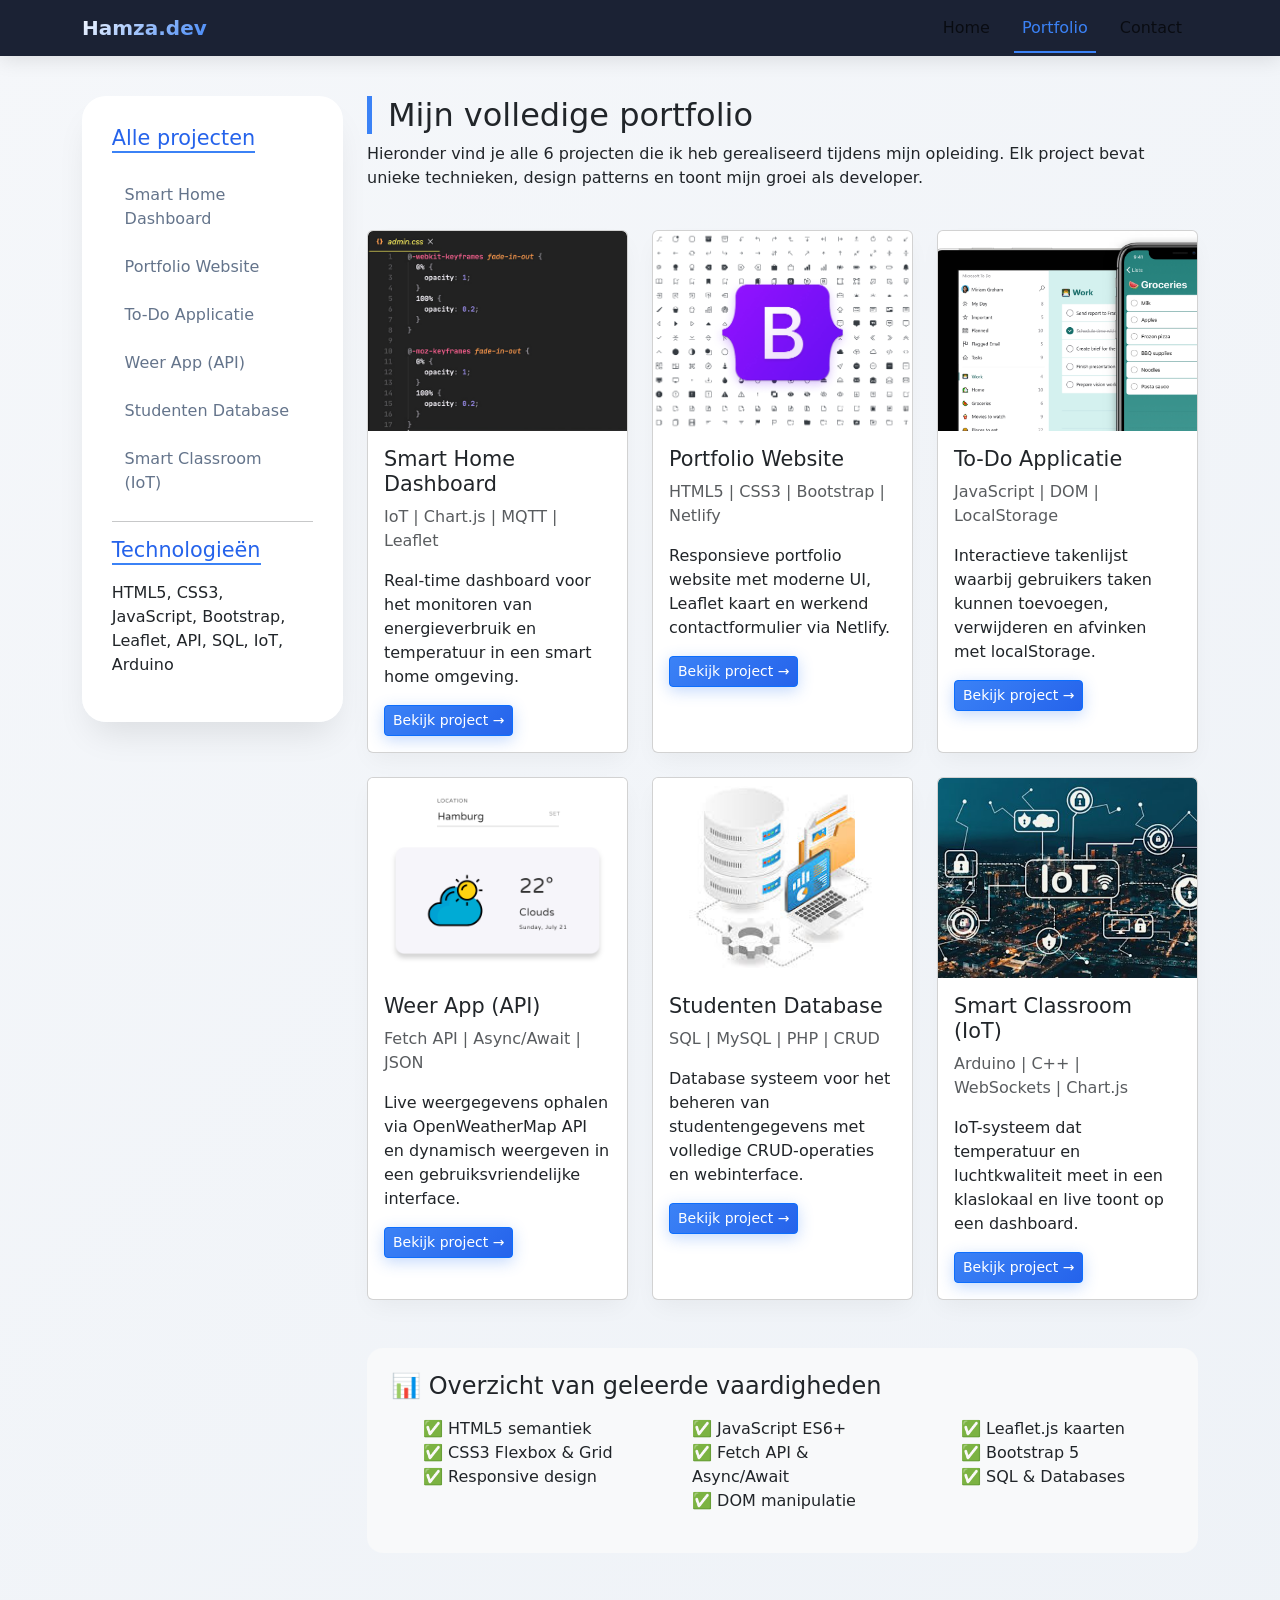
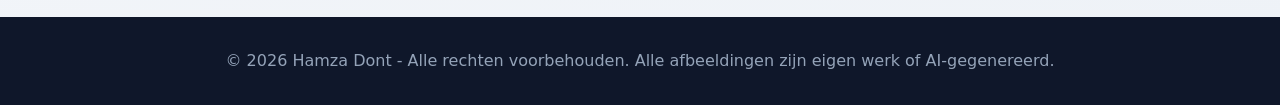
<file: portfolio.html>
<!DOCTYPE html>
<html lang="nl">
<head>
<meta charset="UTF-8">
<meta name="viewport" content="width=device-width, initial-scale=1.0">
<title>Mijn Projecten - Portfolio Hamza</title>

<link rel="stylesheet" href="css/reset.css">
<link rel="stylesheet" href="css/style.css">
<link href="https://cdn.jsdelivr.net/npm/bootstrap@5.3.0/dist/css/bootstrap.min.css" rel="stylesheet">
<link href="https://fonts.googleapis.com/css2?family=Poppins:wght@300;400;500;600;700;800&display=swap" rel="stylesheet">
</head>
<body>

<nav class="navbar navbar-expand-lg fixed-top">
    <div class="container">
        <a class="navbar-brand" href="index.html">Hamza.dev</a>
        <button class="navbar-toggler" data-bs-toggle="collapse" data-bs-target="#nav">
            <span class="navbar-toggler-icon"></span>
        </button>
        <div class="collapse navbar-collapse" id="nav">
            <ul class="navbar-nav ms-auto">
                <li class="nav-item"><a class="nav-link" href="index.html">Home</a></li>
                <li class="nav-item"><a class="nav-link active" href="portfolio.html">Portfolio</a></li>
                <li class="nav-item"><a class="nav-link" href="contact.html">Contact</a></li>
            </ul>
        </div>
    </div>
</nav>

<main class="container mt-5 pt-5">
    <div class="row g-4">
        <aside class="col-lg-3">
            <div class="sidebar">
                <h5>Alle projecten</h5>
                <nav>
                    <a href="project1.html">Smart Home Dashboard</a>
                    <a href="project2.html">Portfolio Website</a>
                    <a href="project3.html">To-Do Applicatie</a>
                    <a href="project4.html">Weer App (API)</a>
                    <a href="project5.html">Studenten Database</a>
                    <a href="project6.html">Smart Classroom (IoT)</a>
                </nav>
                <hr>
                <h5>Technologieën</h5>
                <p>HTML5, CSS3, JavaScript, Bootstrap, Leaflet, API, SQL, IoT, Arduino</p>
            </div>
        </aside>

        <section class="col-lg-9">
            <h2>Mijn volledige portfolio</h2>
            <p>Hieronder vind je alle 6 projecten die ik heb gerealiseerd tijdens mijn opleiding. Elk project bevat unieke technieken, design patterns en toont mijn groei als developer.</p>
            
            <div class="row g-4 mt-2">
                <article class="col-md-6 col-xl-4">
                    <div class="card h-100">
                        <img src="img/project1.png" class="card-img-top" alt="Smart Home Dashboard">
                        <div class="card-body">
                            <h5>Smart Home Dashboard</h5>
                            <p class="text-muted">IoT | Chart.js | MQTT | Leaflet</p>
                            <p>Real-time dashboard voor het monitoren van energieverbruik en temperatuur in een smart home omgeving.</p>
                            <a href="project1.html" class="btn btn-primary btn-sm">Bekijk project →</a>
                        </div>
                    </div>
                </article>

                <article class="col-md-6 col-xl-4">
                    <div class="card h-100">
                        <img src="img/project2.png" class="card-img-top" alt="Portfolio Website">
                        <div class="card-body">
                            <h5>Portfolio Website</h5>
                            <p class="text-muted">HTML5 | CSS3 | Bootstrap | Netlify</p>
                            <p>Responsieve portfolio website met moderne UI, Leaflet kaart en werkend contactformulier via Netlify.</p>
                            <a href="project2.html" class="btn btn-primary btn-sm">Bekijk project →</a>
                        </div>
                    </div>
                </article>

                <article class="col-md-6 col-xl-4">
                    <div class="card h-100">
                        <img src="img/project3.png" class="card-img-top" alt="To-Do Applicatie">
                        <div class="card-body">
                            <h5>To-Do Applicatie</h5>
                            <p class="text-muted">JavaScript | DOM | LocalStorage</p>
                            <p>Interactieve takenlijst waarbij gebruikers taken kunnen toevoegen, verwijderen en afvinken met localStorage.</p>
                            <a href="project3.html" class="btn btn-primary btn-sm">Bekijk project →</a>
                        </div>
                    </div>
                </article>

                <article class="col-md-6 col-xl-4">
                    <div class="card h-100">
                        <img src="img/project4.png" class="card-img-top" alt="Weer App API">
                        <div class="card-body">
                            <h5>Weer App (API)</h5>
                            <p class="text-muted">Fetch API | Async/Await | JSON</p>
                            <p>Live weergegevens ophalen via OpenWeatherMap API en dynamisch weergeven in een gebruiksvriendelijke interface.</p>
                            <a href="project4.html" class="btn btn-primary btn-sm">Bekijk project →</a>
                        </div>
                    </div>
                </article>

                <article class="col-md-6 col-xl-4">
                    <div class="card h-100">
                        <img src="img/project5.png" class="card-img-top" alt="Studenten Database">
                        <div class="card-body">
                            <h5>Studenten Database</h5>
                            <p class="text-muted">SQL | MySQL | PHP | CRUD</p>
                            <p>Database systeem voor het beheren van studentengegevens met volledige CRUD-operaties en webinterface.</p>
                            <a href="project5.html" class="btn btn-primary btn-sm">Bekijk project →</a>
                        </div>
                    </div>
                </article>

                <article class="col-md-6 col-xl-4">
                    <div class="card h-100">
                        <img src="img/project6.png" class="card-img-top" alt="Smart Classroom IoT">
                        <div class="card-body">
                            <h5>Smart Classroom (IoT)</h5>
                            <p class="text-muted">Arduino | C++ | WebSockets | Chart.js</p>
                            <p>IoT-systeem dat temperatuur en luchtkwaliteit meet in een klaslokaal en live toont op een dashboard.</p>
                            <a href="project6.html" class="btn btn-primary btn-sm">Bekijk project →</a>
                        </div>
                    </div>
                </article>
            </div>

            <section class="mt-5 p-4 bg-light rounded-4">
                <h4>📊 Overzicht van geleerde vaardigheden</h4>
                <div class="row mt-3">
                    <div class="col-md-4">
                        <ul>
                            <li>✅ HTML5 semantiek</li>
                            <li>✅ CSS3 Flexbox & Grid</li>
                            <li>✅ Responsive design</li>
                        </ul>
                    </div>
                    <div class="col-md-4">
                        <ul>
                            <li>✅ JavaScript ES6+</li>
                            <li>✅ Fetch API & Async/Await</li>
                            <li>✅ DOM manipulatie</li>
                        </ul>
                    </div>
                    <div class="col-md-4">
                        <ul>
                            <li>✅ Leaflet.js kaarten</li>
                            <li>✅ Bootstrap 5</li>
                            <li>✅ SQL & Databases</li>
                        </ul>
                    </div>
                </div>
            </section>
        </section>
    </div>
</main>

<footer>
    <div class="container">
        <p>&copy; 2026 Hamza Dont - Alle rechten voorbehouden. Alle afbeeldingen zijn eigen werk of AI-gegenereerd.</p>
    </div>
</footer>

<script src="https://cdn.jsdelivr.net/npm/bootstrap@5.3.0/dist/js/bootstrap.bundle.min.js"></script>
</body>
</html>
</file>
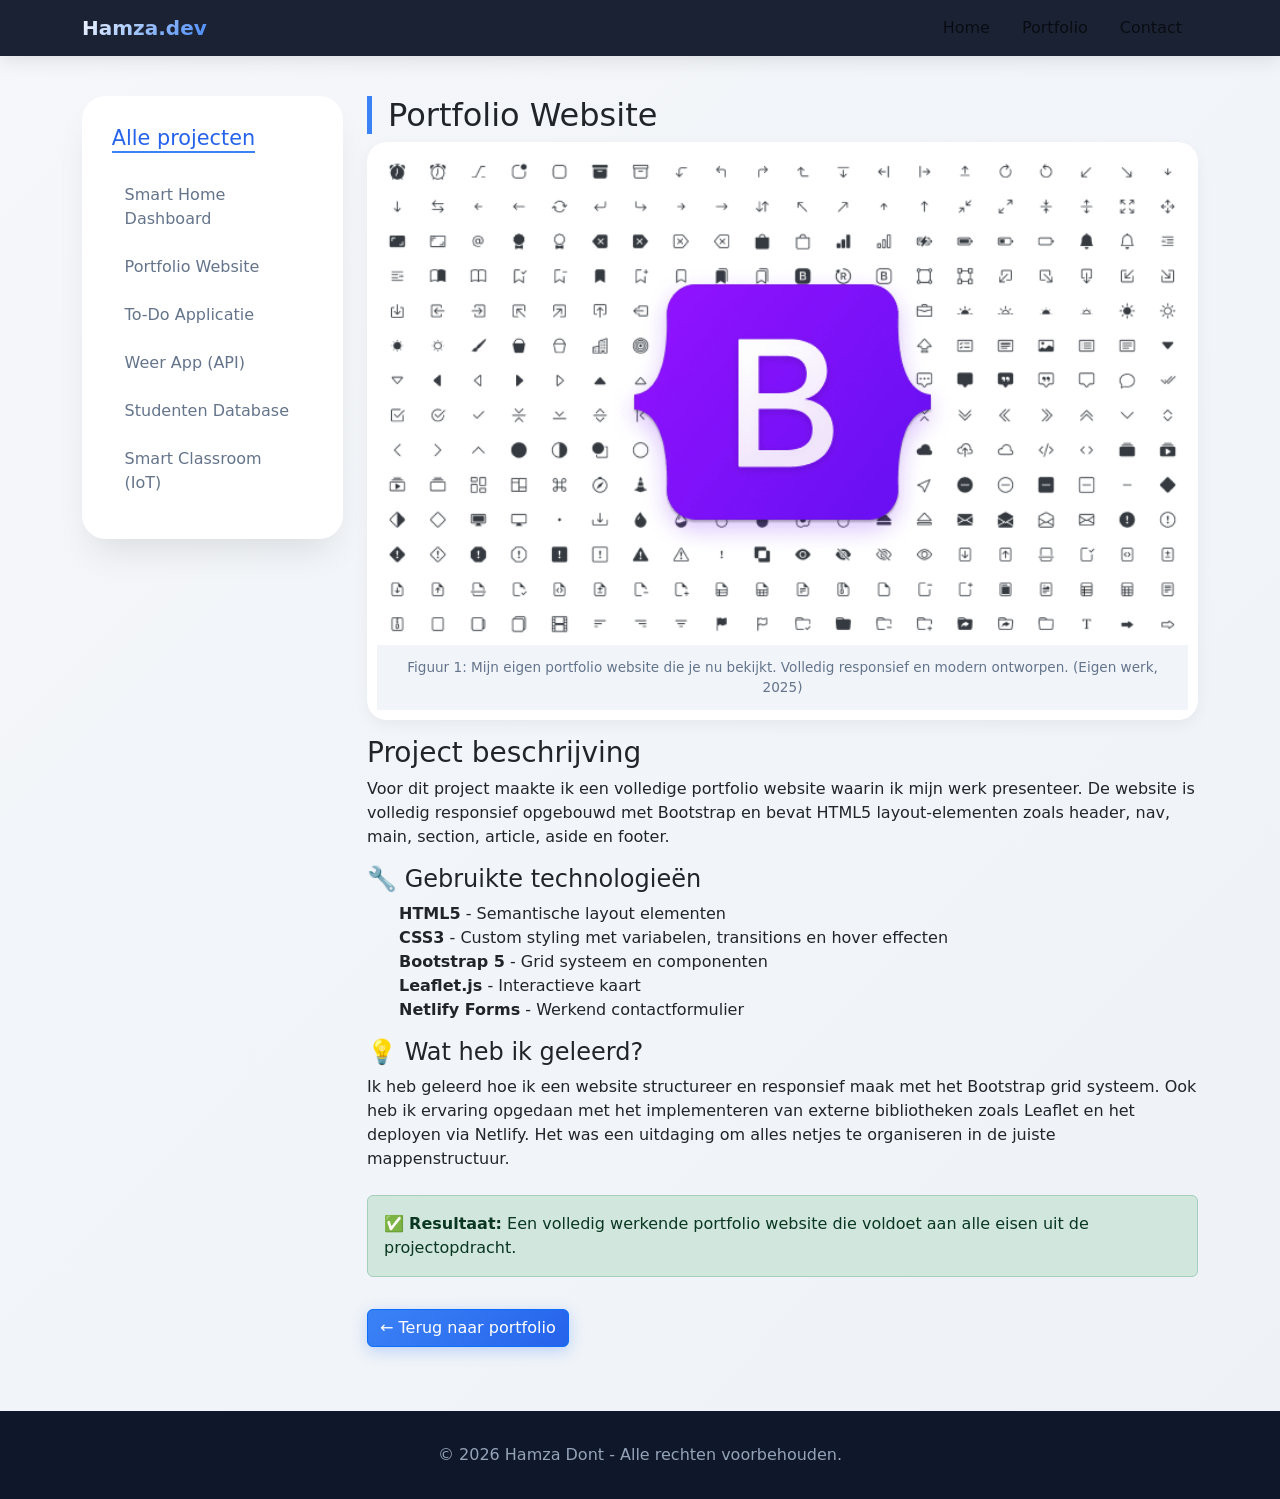
<file: project2.html>
<!DOCTYPE html>
<html lang="nl">
<head>
<meta charset="UTF-8">
<meta name="viewport" content="width=device-width, initial-scale=1.0">
<title>Project 2 - Portfolio Website</title>

<link rel="stylesheet" href="css/reset.css">
<link rel="stylesheet" href="css/style.css">
<link href="https://cdn.jsdelivr.net/npm/bootstrap@5.3.0/dist/css/bootstrap.min.css" rel="stylesheet">
<link href="https://fonts.googleapis.com/css2?family=Poppins:wght@300;400;500;600;700;800&display=swap" rel="stylesheet">
</head>
<body>

<nav class="navbar navbar-expand-lg fixed-top">
    <div class="container">
        <a class="navbar-brand" href="index.html">Hamza.dev</a>
        <button class="navbar-toggler" data-bs-toggle="collapse" data-bs-target="#nav">
            <span class="navbar-toggler-icon"></span>
        </button>
        <div class="collapse navbar-collapse" id="nav">
            <ul class="navbar-nav ms-auto">
                <li class="nav-item"><a class="nav-link" href="index.html">Home</a></li>
                <li class="nav-item"><a class="nav-link" href="portfolio.html">Portfolio</a></li>
                <li class="nav-item"><a class="nav-link" href="contact.html">Contact</a></li>
            </ul>
        </div>
    </div>
</nav>

<main class="container mt-5 pt-5">
    <div class="row g-4">
        <aside class="col-lg-3">
            <div class="sidebar">
                <h5>Alle projecten</h5>
                <nav>
                    <a href="project1.html">Smart Home Dashboard</a>
                    <a href="project2.html">Portfolio Website</a>
                    <a href="project3.html">To-Do Applicatie</a>
                    <a href="project4.html">Weer App (API)</a>
                    <a href="project5.html">Studenten Database</a>
                    <a href="project6.html">Smart Classroom (IoT)</a>
                </nav>
            </div>
        </aside>

        <section class="col-lg-9">
            <article>
                <h2>Portfolio Website</h2>
                
                <figure>
                    <img src="img/project2.png" class="img-fluid w-100 rounded-4" alt="Portfolio website">
                    <figcaption>Figuur 1: Mijn eigen portfolio website die je nu bekijkt. Volledig responsief en modern ontworpen. (Eigen werk, 2025)</figcaption>
                </figure>

                <h3>Project beschrijving</h3>
                <p>Voor dit project maakte ik een volledige portfolio website waarin ik mijn werk presenteer. De website is volledig responsief opgebouwd met Bootstrap en bevat HTML5 layout-elementen zoals header, nav, main, section, article, aside en footer.</p>

                <h4>🔧 Gebruikte technologieën</h4>
                <ul>
                    <li><strong>HTML5</strong> - Semantische layout elementen</li>
                    <li><strong>CSS3</strong> - Custom styling met variabelen, transitions en hover effecten</li>
                    <li><strong>Bootstrap 5</strong> - Grid systeem en componenten</li>
                    <li><strong>Leaflet.js</strong> - Interactieve kaart</li>
                    <li><strong>Netlify Forms</strong> - Werkend contactformulier</li>
                </ul>

                <h4>💡 Wat heb ik geleerd?</h4>
                <p>Ik heb geleerd hoe ik een website structureer en responsief maak met het Bootstrap grid systeem. Ook heb ik ervaring opgedaan met het implementeren van externe bibliotheken zoals Leaflet en het deployen via Netlify. Het was een uitdaging om alles netjes te organiseren in de juiste mappenstructuur.</p>
                
                <div class="alert alert-success mt-4">
                    ✅ <strong>Resultaat:</strong> Een volledig werkende portfolio website die voldoet aan alle eisen uit de projectopdracht.
                </div>

                <a href="portfolio.html" class="btn btn-primary mt-3">← Terug naar portfolio</a>
            </article>
        </section>
    </div>
</main>

<footer>
    <div class="container">
        <p>&copy; 2026 Hamza Dont - Alle rechten voorbehouden.</p>
    </div>
</footer>

<script src="https://cdn.jsdelivr.net/npm/bootstrap@5.3.0/dist/js/bootstrap.bundle.min.js"></script>
</body>
</html>
</file>
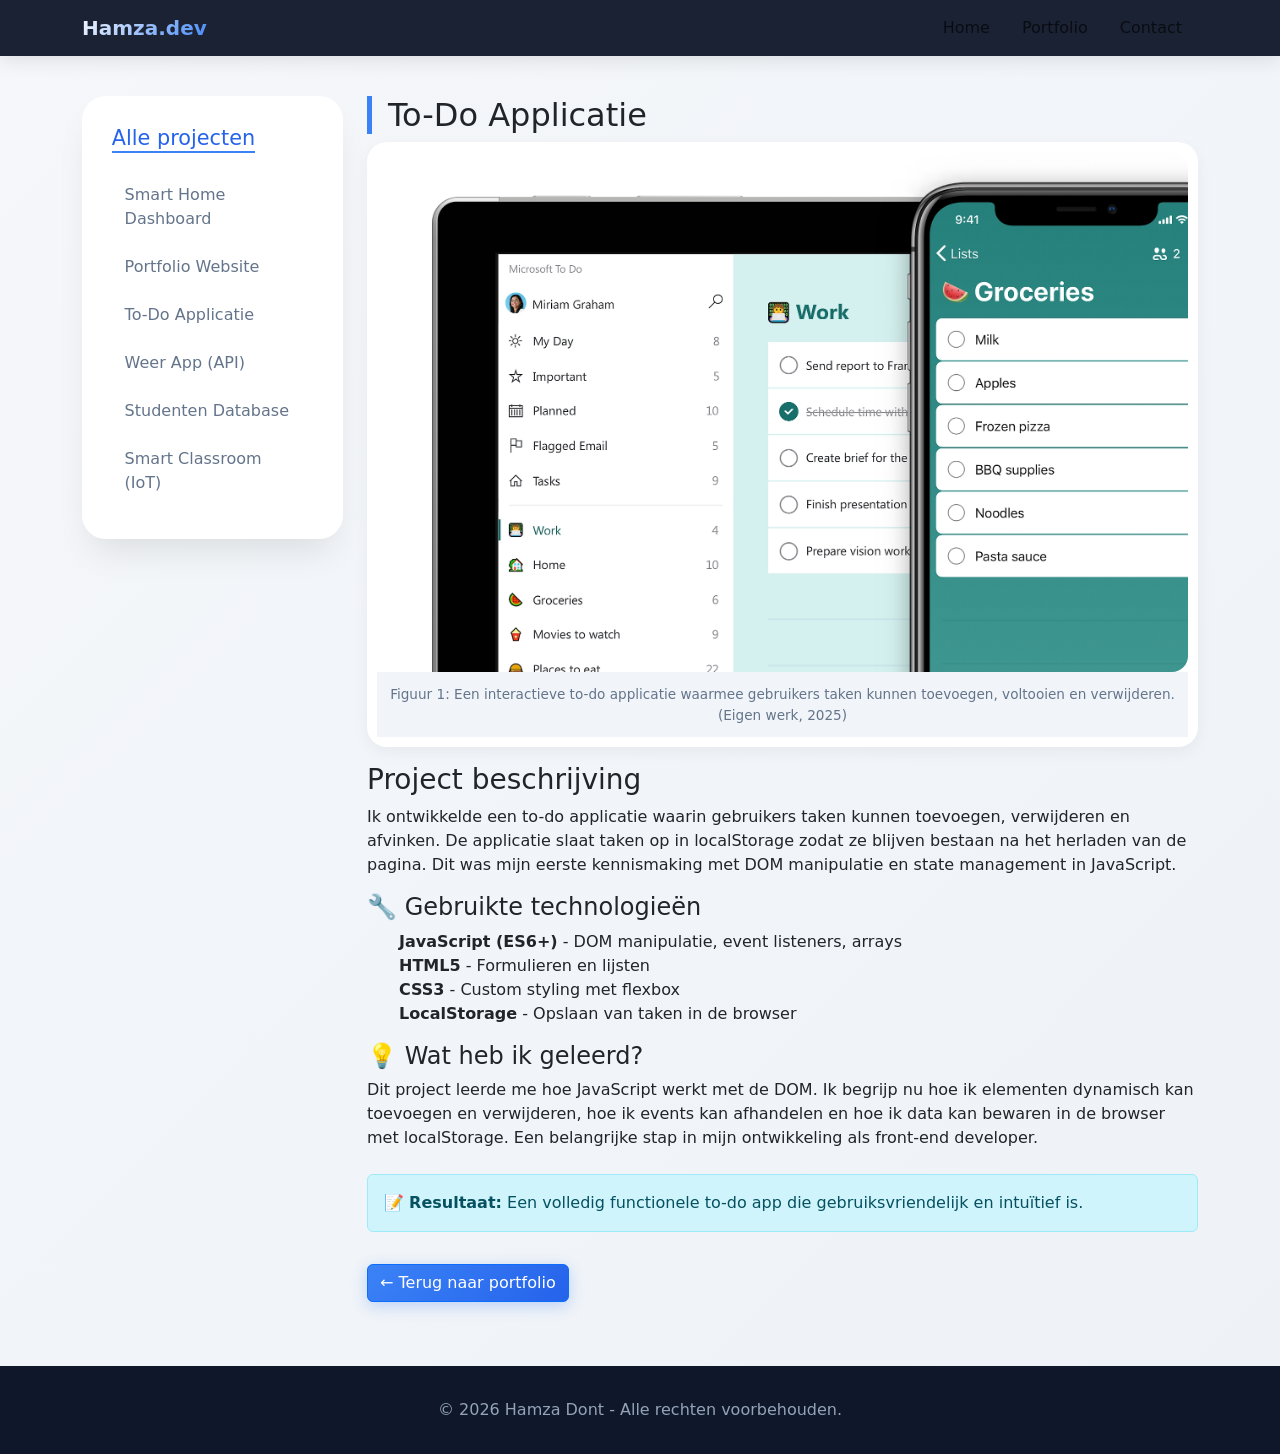
<file: project3.html>
<!DOCTYPE html>
<html lang="nl">
<head>
<meta charset="UTF-8">
<meta name="viewport" content="width=device-width, initial-scale=1.0">
<title>Project 3 - To-Do Applicatie</title>

<link rel="stylesheet" href="css/reset.css">
<link rel="stylesheet" href="css/style.css">
<link href="https://cdn.jsdelivr.net/npm/bootstrap@5.3.0/dist/css/bootstrap.min.css" rel="stylesheet">
<link href="https://fonts.googleapis.com/css2?family=Poppins:wght@300;400;500;600;700;800&display=swap" rel="stylesheet">
</head>
<body>

<nav class="navbar navbar-expand-lg fixed-top">
    <div class="container">
        <a class="navbar-brand" href="index.html">Hamza.dev</a>
        <button class="navbar-toggler" data-bs-toggle="collapse" data-bs-target="#nav">
            <span class="navbar-toggler-icon"></span>
        </button>
        <div class="collapse navbar-collapse" id="nav">
            <ul class="navbar-nav ms-auto">
                <li class="nav-item"><a class="nav-link" href="index.html">Home</a></li>
                <li class="nav-item"><a class="nav-link" href="portfolio.html">Portfolio</a></li>
                <li class="nav-item"><a class="nav-link" href="contact.html">Contact</a></li>
            </ul>
        </div>
    </div>
</nav>

<main class="container mt-5 pt-5">
    <div class="row g-4">
        <aside class="col-lg-3">
            <div class="sidebar">
                <h5>Alle projecten</h5>
                <nav>
                    <a href="project1.html">Smart Home Dashboard</a>
                    <a href="project2.html">Portfolio Website</a>
                    <a href="project3.html">To-Do Applicatie</a>
                    <a href="project4.html">Weer App (API)</a>
                    <a href="project5.html">Studenten Database</a>
                    <a href="project6.html">Smart Classroom (IoT)</a>
                </nav>
            </div>
        </aside>

        <section class="col-lg-9">
            <article>
                <h2>To-Do Applicatie</h2>
                
                <figure>
                    <img src="img/project3.png" class="img-fluid w-100 rounded-4" alt="To-Do applicatie screenshot">
                    <figcaption>Figuur 1: Een interactieve to-do applicatie waarmee gebruikers taken kunnen toevoegen, voltooien en verwijderen. (Eigen werk, 2025)</figcaption>
                </figure>

                <h3>Project beschrijving</h3>
                <p>Ik ontwikkelde een to-do applicatie waarin gebruikers taken kunnen toevoegen, verwijderen en afvinken. De applicatie slaat taken op in localStorage zodat ze blijven bestaan na het herladen van de pagina. Dit was mijn eerste kennismaking met DOM manipulatie en state management in JavaScript.</p>

                <h4>🔧 Gebruikte technologieën</h4>
                <ul>
                    <li><strong>JavaScript (ES6+)</strong> - DOM manipulatie, event listeners, arrays</li>
                    <li><strong>HTML5</strong> - Formulieren en lijsten</li>
                    <li><strong>CSS3</strong> - Custom styling met flexbox</li>
                    <li><strong>LocalStorage</strong> - Opslaan van taken in de browser</li>
                </ul>

                <h4>💡 Wat heb ik geleerd?</h4>
                <p>Dit project leerde me hoe JavaScript werkt met de DOM. Ik begrijp nu hoe ik elementen dynamisch kan toevoegen en verwijderen, hoe ik events kan afhandelen en hoe ik data kan bewaren in de browser met localStorage. Een belangrijke stap in mijn ontwikkeling als front-end developer.</p>
                
                <div class="alert alert-info mt-4">
                    📝 <strong>Resultaat:</strong> Een volledig functionele to-do app die gebruiksvriendelijk en intuïtief is.
                </div>

                <a href="portfolio.html" class="btn btn-primary mt-3">← Terug naar portfolio</a>
            </article>
        </section>
    </div>
</main>

<footer>
    <div class="container">
        <p>&copy; 2026 Hamza Dont - Alle rechten voorbehouden.</p>
    </div>
</footer>

<script src="https://cdn.jsdelivr.net/npm/bootstrap@5.3.0/dist/js/bootstrap.bundle.min.js"></script>
</body>
</html>
</file>
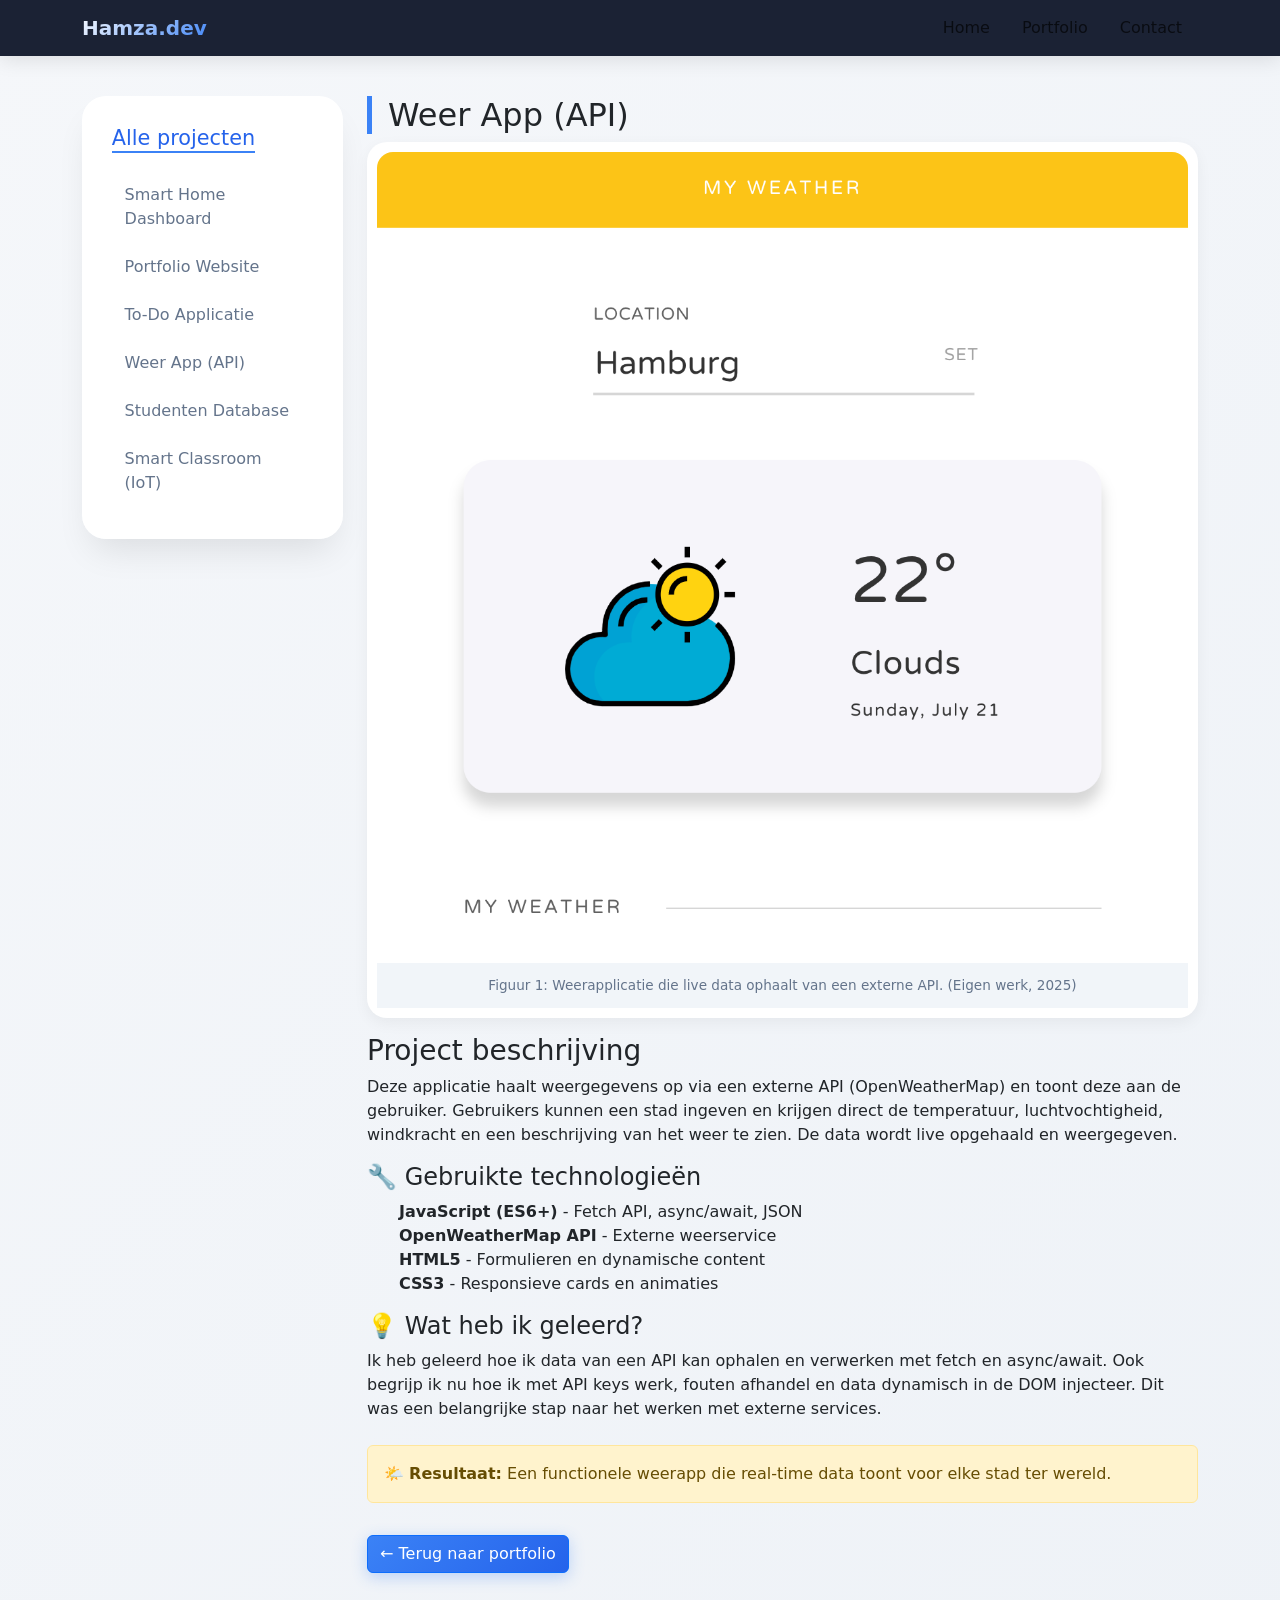
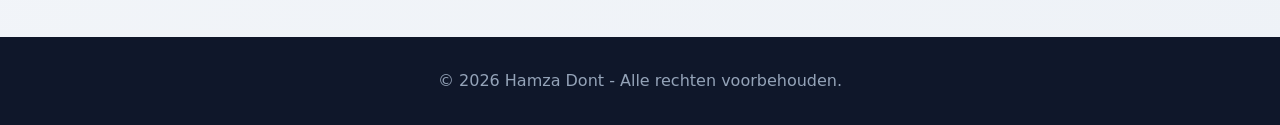
<file: project4.html>
<!DOCTYPE html>
<html lang="nl">
<head>
<meta charset="UTF-8">
<meta name="viewport" content="width=device-width, initial-scale=1.0">
<title>Project 4 - Weer App (API)</title>

<link rel="stylesheet" href="css/reset.css">
<link rel="stylesheet" href="css/style.css">
<link href="https://cdn.jsdelivr.net/npm/bootstrap@5.3.0/dist/css/bootstrap.min.css" rel="stylesheet">
<link href="https://fonts.googleapis.com/css2?family=Poppins:wght@300;400;500;600;700;800&display=swap" rel="stylesheet">
</head>
<body>

<nav class="navbar navbar-expand-lg fixed-top">
    <div class="container">
        <a class="navbar-brand" href="index.html">Hamza.dev</a>
        <button class="navbar-toggler" data-bs-toggle="collapse" data-bs-target="#nav">
            <span class="navbar-toggler-icon"></span>
        </button>
        <div class="collapse navbar-collapse" id="nav">
            <ul class="navbar-nav ms-auto">
                <li class="nav-item"><a class="nav-link" href="index.html">Home</a></li>
                <li class="nav-item"><a class="nav-link" href="portfolio.html">Portfolio</a></li>
                <li class="nav-item"><a class="nav-link" href="contact.html">Contact</a></li>
            </ul>
        </div>
    </div>
</nav>

<main class="container mt-5 pt-5">
    <div class="row g-4">
        <aside class="col-lg-3">
            <div class="sidebar">
                <h5>Alle projecten</h5>
                <nav>
                    <a href="project1.html">Smart Home Dashboard</a>
                    <a href="project2.html">Portfolio Website</a>
                    <a href="project3.html">To-Do Applicatie</a>
                    <a href="project4.html">Weer App (API)</a>
                    <a href="project5.html">Studenten Database</a>
                    <a href="project6.html">Smart Classroom (IoT)</a>
                </nav>
            </div>
        </aside>

        <section class="col-lg-9">
            <article>
                <h2>Weer App (API)</h2>
                
                <figure>
                    <img src="img/project4.png" class="img-fluid w-100 rounded-4" alt="Weer app met API data">
                    <figcaption>Figuur 1: Weerapplicatie die live data ophaalt van een externe API. (Eigen werk, 2025)</figcaption>
                </figure>

                <h3>Project beschrijving</h3>
                <p>Deze applicatie haalt weergegevens op via een externe API (OpenWeatherMap) en toont deze aan de gebruiker. Gebruikers kunnen een stad ingeven en krijgen direct de temperatuur, luchtvochtigheid, windkracht en een beschrijving van het weer te zien. De data wordt live opgehaald en weergegeven.</p>

                <h4>🔧 Gebruikte technologieën</h4>
                <ul>
                    <li><strong>JavaScript (ES6+)</strong> - Fetch API, async/await, JSON</li>
                    <li><strong>OpenWeatherMap API</strong> - Externe weerservice</li>
                    <li><strong>HTML5</strong> - Formulieren en dynamische content</li>
                    <li><strong>CSS3</strong> - Responsieve cards en animaties</li>
                </ul>

                <h4>💡 Wat heb ik geleerd?</h4>
                <p>Ik heb geleerd hoe ik data van een API kan ophalen en verwerken met fetch en async/await. Ook begrijp ik nu hoe ik met API keys werk, fouten afhandel en data dynamisch in de DOM injecteer. Dit was een belangrijke stap naar het werken met externe services.</p>
                
                <div class="alert alert-warning mt-4">
                    🌤️ <strong>Resultaat:</strong> Een functionele weerapp die real-time data toont voor elke stad ter wereld.
                </div>

                <a href="portfolio.html" class="btn btn-primary mt-3">← Terug naar portfolio</a>
            </article>
        </section>
    </div>
</main>

<footer>
    <div class="container">
        <p>&copy; 2026 Hamza Dont - Alle rechten voorbehouden.</p>
    </div>
</footer>

<script src="https://cdn.jsdelivr.net/npm/bootstrap@5.3.0/dist/js/bootstrap.bundle.min.js"></script>
</body>
</html>
</file>
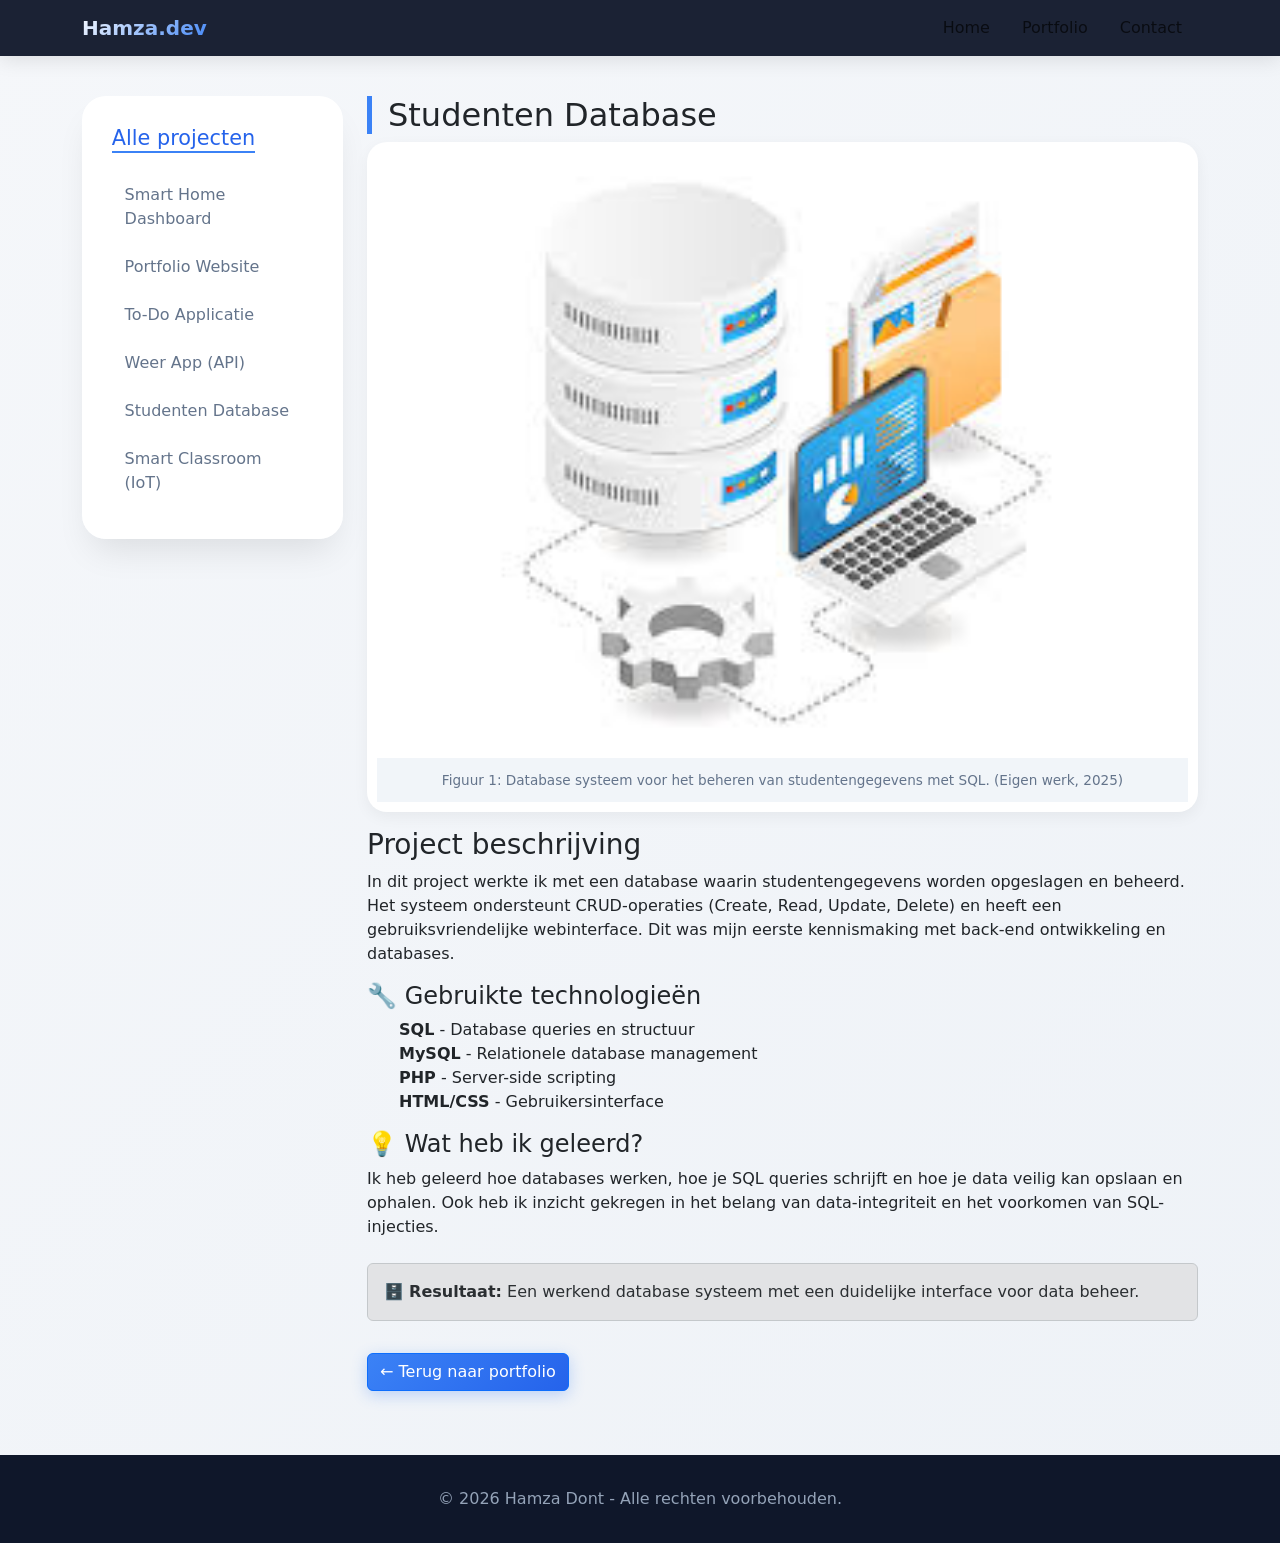
<file: project5.html>
<!DOCTYPE html>
<html lang="nl">
<head>
<meta charset="UTF-8">
<meta name="viewport" content="width=device-width, initial-scale=1.0">
<title>Project 5 - Studenten Database</title>

<link rel="stylesheet" href="css/reset.css">
<link rel="stylesheet" href="css/style.css">
<link href="https://cdn.jsdelivr.net/npm/bootstrap@5.3.0/dist/css/bootstrap.min.css" rel="stylesheet">
<link href="https://fonts.googleapis.com/css2?family=Poppins:wght@300;400;500;600;700;800&display=swap" rel="stylesheet">
</head>
<body>

<nav class="navbar navbar-expand-lg fixed-top">
    <div class="container">
        <a class="navbar-brand" href="index.html">Hamza.dev</a>
        <button class="navbar-toggler" data-bs-toggle="collapse" data-bs-target="#nav">
            <span class="navbar-toggler-icon"></span>
        </button>
        <div class="collapse navbar-collapse" id="nav">
            <ul class="navbar-nav ms-auto">
                <li class="nav-item"><a class="nav-link" href="index.html">Home</a></li>
                <li class="nav-item"><a class="nav-link" href="portfolio.html">Portfolio</a></li>
                <li class="nav-item"><a class="nav-link" href="contact.html">Contact</a></li>
            </ul>
        </div>
    </div>
</nav>

<main class="container mt-5 pt-5">
    <div class="row g-4">
        <aside class="col-lg-3">
            <div class="sidebar">
                <h5>Alle projecten</h5>
                <nav>
                    <a href="project1.html">Smart Home Dashboard</a>
                    <a href="project2.html">Portfolio Website</a>
                    <a href="project3.html">To-Do Applicatie</a>
                    <a href="project4.html">Weer App (API)</a>
                    <a href="project5.html">Studenten Database</a>
                    <a href="project6.html">Smart Classroom (IoT)</a>
                </nav>
            </div>
        </aside>

        <section class="col-lg-9">
            <article>
                <h2>Studenten Database</h2>
                
                <figure>
                    <img src="img/project5.png" class="img-fluid w-100 rounded-4" alt="Studenten database">
                    <figcaption>Figuur 1: Database systeem voor het beheren van studentengegevens met SQL. (Eigen werk, 2025)</figcaption>
                </figure>

                <h3>Project beschrijving</h3>
                <p>In dit project werkte ik met een database waarin studentengegevens worden opgeslagen en beheerd. Het systeem ondersteunt CRUD-operaties (Create, Read, Update, Delete) en heeft een gebruiksvriendelijke webinterface. Dit was mijn eerste kennismaking met back-end ontwikkeling en databases.</p>

                <h4>🔧 Gebruikte technologieën</h4>
                <ul>
                    <li><strong>SQL</strong> - Database queries en structuur</li>
                    <li><strong>MySQL</strong> - Relationele database management</li>
                    <li><strong>PHP</strong> - Server-side scripting</li>
                    <li><strong>HTML/CSS</strong> - Gebruikersinterface</li>
                </ul>

                <h4>💡 Wat heb ik geleerd?</h4>
                <p>Ik heb geleerd hoe databases werken, hoe je SQL queries schrijft en hoe je data veilig kan opslaan en ophalen. Ook heb ik inzicht gekregen in het belang van data-integriteit en het voorkomen van SQL-injecties.</p>
                
                <div class="alert alert-secondary mt-4">
                    🗄️ <strong>Resultaat:</strong> Een werkend database systeem met een duidelijke interface voor data beheer.
                </div>

                <a href="portfolio.html" class="btn btn-primary mt-3">← Terug naar portfolio</a>
            </article>
        </section>
    </div>
</main>

<footer>
    <div class="container">
        <p>&copy; 2026 Hamza Dont - Alle rechten voorbehouden.</p>
    </div>
</footer>

<script src="https://cdn.jsdelivr.net/npm/bootstrap@5.3.0/dist/js/bootstrap.bundle.min.js"></script>
</body>
</html>
</file>
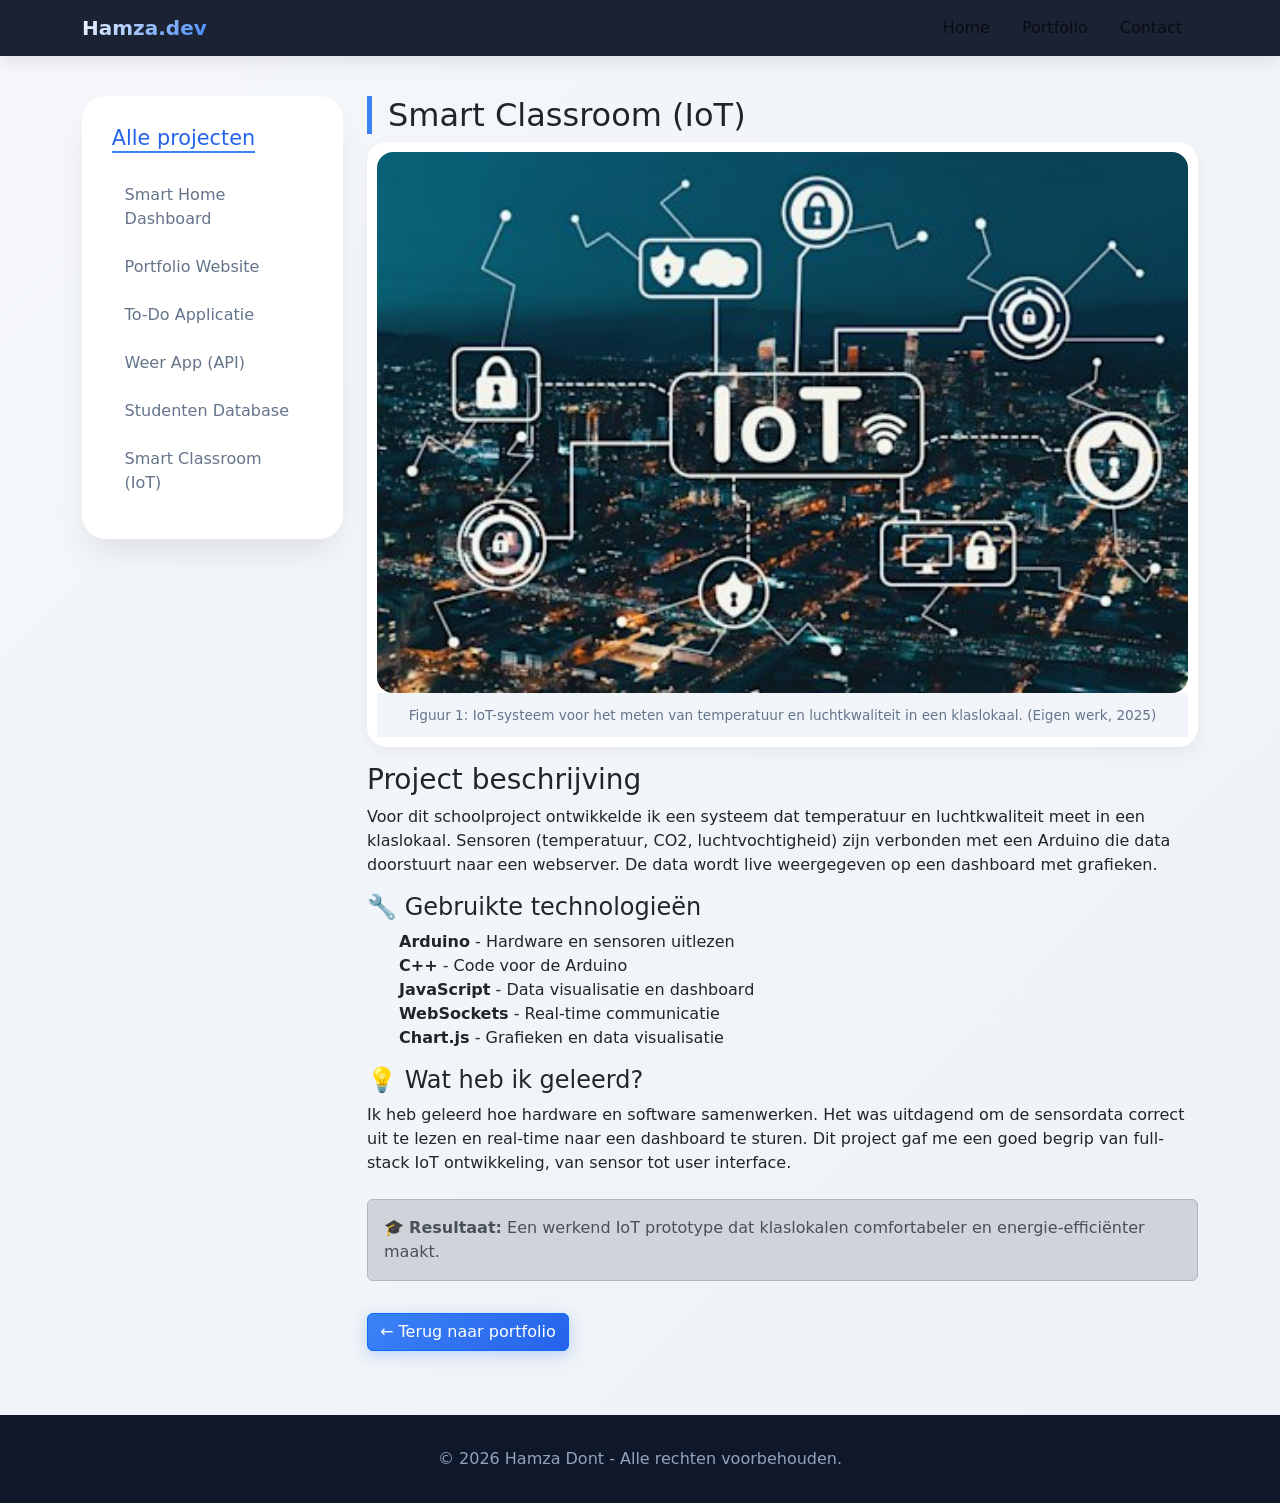
<file: project6.html>
<!DOCTYPE html>
<html lang="nl">
<head>
<meta charset="UTF-8">
<meta name="viewport" content="width=device-width, initial-scale=1.0">
<title>Project 6 - Smart Classroom (IoT)</title>

<link rel="stylesheet" href="css/reset.css">
<link rel="stylesheet" href="css/style.css">
<link href="https://cdn.jsdelivr.net/npm/bootstrap@5.3.0/dist/css/bootstrap.min.css" rel="stylesheet">
<link href="https://fonts.googleapis.com/css2?family=Poppins:wght@300;400;500;600;700;800&display=swap" rel="stylesheet">
</head>
<body>

<nav class="navbar navbar-expand-lg fixed-top">
    <div class="container">
        <a class="navbar-brand" href="index.html">Hamza.dev</a>
        <button class="navbar-toggler" data-bs-toggle="collapse" data-bs-target="#nav">
            <span class="navbar-toggler-icon"></span>
        </button>
        <div class="collapse navbar-collapse" id="nav">
            <ul class="navbar-nav ms-auto">
                <li class="nav-item"><a class="nav-link" href="index.html">Home</a></li>
                <li class="nav-item"><a class="nav-link" href="portfolio.html">Portfolio</a></li>
                <li class="nav-item"><a class="nav-link" href="contact.html">Contact</a></li>
            </ul>
        </div>
    </div>
</nav>

<main class="container mt-5 pt-5">
    <div class="row g-4">
        <aside class="col-lg-3">
            <div class="sidebar">
                <h5>Alle projecten</h5>
                <nav>
                    <a href="project1.html">Smart Home Dashboard</a>
                    <a href="project2.html">Portfolio Website</a>
                    <a href="project3.html">To-Do Applicatie</a>
                    <a href="project4.html">Weer App (API)</a>
                    <a href="project5.html">Studenten Database</a>
                    <a href="project6.html">Smart Classroom (IoT)</a>
                </nav>
            </div>
        </aside>

        <section class="col-lg-9">
            <article>
                <h2>Smart Classroom (IoT)</h2>
                
                <figure>
                    <img src="img/project6.png" class="img-fluid w-100 rounded-4" alt="Smart Classroom IoT project">
                    <figcaption>Figuur 1: IoT-systeem voor het meten van temperatuur en luchtkwaliteit in een klaslokaal. (Eigen werk, 2025)</figcaption>
                </figure>

                <h3>Project beschrijving</h3>
                <p>Voor dit schoolproject ontwikkelde ik een systeem dat temperatuur en luchtkwaliteit meet in een klaslokaal. Sensoren (temperatuur, CO2, luchtvochtigheid) zijn verbonden met een Arduino die data doorstuurt naar een webserver. De data wordt live weergegeven op een dashboard met grafieken.</p>

                <h4>🔧 Gebruikte technologieën</h4>
                <ul>
                    <li><strong>Arduino</strong> - Hardware en sensoren uitlezen</li>
                    <li><strong>C++</strong> - Code voor de Arduino</li>
                    <li><strong>JavaScript</strong> - Data visualisatie en dashboard</li>
                    <li><strong>WebSockets</strong> - Real-time communicatie</li>
                    <li><strong>Chart.js</strong> - Grafieken en data visualisatie</li>
                </ul>

                <h4>💡 Wat heb ik geleerd?</h4>
                <p>Ik heb geleerd hoe hardware en software samenwerken. Het was uitdagend om de sensordata correct uit te lezen en real-time naar een dashboard te sturen. Dit project gaf me een goed begrip van full-stack IoT ontwikkeling, van sensor tot user interface.</p>
                
                <div class="alert alert-dark mt-4">
                    🎓 <strong>Resultaat:</strong> Een werkend IoT prototype dat klaslokalen comfortabeler en energie-efficiënter maakt.
                </div>

                <a href="portfolio.html" class="btn btn-primary mt-3">← Terug naar portfolio</a>
            </article>
        </section>
    </div>
</main>

<footer>
    <div class="container">
        <p>&copy; 2026 Hamza Dont - Alle rechten voorbehouden.</p>
    </div>
</footer>

<script src="https://cdn.jsdelivr.net/npm/bootstrap@5.3.0/dist/js/bootstrap.bundle.min.js"></script>
</body>
</html>
</file>
<file: css/style.css>
:root {
    --primary: #3b82f6;
    --primary-dark: #2563eb;
    --secondary: #10b981;
    --dark: #0f172a;
    --light: #f8fafc;
    --gray: #64748b;
    --card-bg: rgba(255, 255, 255, 0.95);
    --transition: all 0.3s ease;
}

* {
    margin: 0;
    padding: 0;
    box-sizing: border-box;
}

body {
    font-family: 'Poppins', 'Segoe UI', system-ui, sans-serif;
    background: linear-gradient(135deg, #f5f7fa 0%, #eef2f7 100%);
    color: var(--dark);
    line-height: 1.6;
}

h1, h2, h3, h4, h5 {
    font-weight: 700;
    line-height: 1.2;
    margin-bottom: 1rem;
}

h1 { font-size: 3.5rem; }
h2 { font-size: 2.5rem; border-left: 5px solid var(--primary); padding-left: 1rem; margin: 1.5rem 0 1rem; }
h3 { font-size: 1.75rem; color: var(--primary-dark); }
h4 { font-size: 1.25rem; color: var(--dark); }

.navbar {
    background: rgba(15, 23, 42, 0.95) !important;
    backdrop-filter: blur(10px);
    padding: 1rem 0;
    box-shadow: 0 4px 20px rgba(0,0,0,0.1);
}

.navbar-brand {
    font-size: 1.8rem;
    font-weight: 800;
    background: linear-gradient(135deg, #fff, var(--primary));
    -webkit-background-clip: text;
    background-clip: text;
    color: transparent !important;
}

.navbar-nav .nav-link {
    font-weight: 500;
    margin: 0 0.5rem;
    transition: var(--transition);
    position: relative;
}

.navbar-nav .nav-link:hover,
.navbar-nav .nav-link.active {
    color: var(--primary) !important;
}

.navbar-nav .nav-link::after {
    content: '';
    position: absolute;
    bottom: -5px;
    left: 0;
    width: 0;
    height: 2px;
    background: var(--primary);
    transition: var(--transition);
}

.navbar-nav .nav-link:hover::after,
.navbar-nav .nav-link.active::after {
    width: 100%;
}

.hero {
    background: linear-gradient(120deg, var(--dark) 0%, #1e293b 100%);
    color: white;
    padding: 120px 20px;
    text-align: center;
    position: relative;
    overflow: hidden;
}

.hero::before {
    content: '';
    position: absolute;
    top: 0;
    left: 0;
    right: 0;
    bottom: 0;
    background: url('data:image/svg+xml;utf8,<svg xmlns="http://www.w3.org/2000/svg" viewBox="0 0 1440 320"><path fill="%233b82f6" fill-opacity="0.1" d="M0,96L48,112C96,128,192,160,288,160C384,160,480,128,576,122.7C672,117,768,139,864,154.7C960,171,1056,181,1152,165.3C1248,149,1344,107,1392,85.3L1440,64L1440,320L1392,320C1344,320,1248,320,1152,320C1056,320,960,320,864,320C768,320,672,320,576,320C480,320,384,320,288,320C192,320,96,320,48,320L0,320Z"></path></svg>') no-repeat bottom;
    background-size: cover;
    opacity: 0.3;
}

@keyframes fadeInUp {
    from {
        opacity: 0;
        transform: translateY(30px);
    }
    to {
        opacity: 1;
        transform: translateY(0);
    }
}

/* ---------- BUTTONS ---------- */
.btn {
    border-radius: 50px;
    padding: 10px 28px;
    font-weight: 600;
    transition: var(--transition);
    border: none;
}

.btn-primary {
    background: linear-gradient(135deg, var(--primary), var(--primary-dark));
    box-shadow: 0 4px 15px rgba(59,130,246,0.3);
}

.btn-primary:hover {
    transform: translateY(-3px);
    box-shadow: 0 8px 25px rgba(59,130,246,0.4);
    background: linear-gradient(135deg, var(--primary-dark), var(--primary));
}

.btn-outline-light:hover {
    background: var(--primary);
    border-color: var(--primary);
}

.sidebar {
    background: var(--card-bg);
    backdrop-filter: blur(5px);
    padding: 1.8rem;
    border-radius: 24px;
    box-shadow: 0 20px 35px -10px rgba(0,0,0,0.1);
    border: 1px solid rgba(255,255,255,0.5);
    position: sticky;
    top: 2rem;
}

.sidebar h5 {
    font-size: 1.3rem;
    margin-bottom: 1rem;
    color: var(--primary-dark);
    border-bottom: 2px solid var(--primary);
    display: inline-block;
}

.sidebar nav a {
    display: block;
    padding: 0.6rem 0.8rem;
    margin: 0.3rem 0;
    border-radius: 12px;
    text-decoration: none;
    color: var(--gray);
    font-weight: 500;
    transition: var(--transition);
}

.sidebar nav a:hover {
    background: var(--primary);
    color: white;
    transform: translateX(5px);
}

.card {
    border: none;
    border-radius: 20px;
    overflow: hidden;
    transition: var(--transition);
    background: white;
    box-shadow: 0 10px 25px -5px rgba(0,0,0,0.05);
}

.card:hover {
    transform: translateY(-10px);
    box-shadow: 0 25px 40px -12px rgba(0,0,0,0.2);
}

.card-img-top {
    height: 200px;
    object-fit: cover;
    transition: transform 0.5s ease;
}

.card:hover .card-img-top {
    transform: scale(1.05);
}

.card-body h5 {
    font-size: 1.3rem;
    margin-bottom: 0.5rem;
}

.form-control, .form-select {
    border-radius: 16px;
    padding: 12px 18px;
    border: 1px solid #e2e8f0;
    transition: var(--transition);
    background: white;
}

.form-control:focus, .form-select:focus {
    border-color: var(--primary);
    box-shadow: 0 0 0 3px rgba(59,130,246,0.2);
    outline: none;
}

label {
    font-weight: 600;
    margin-bottom: 0.5rem;
    color: var(--dark);
}

#map {
    height: 400px;
    border-radius: 24px;
    overflow: hidden;
    box-shadow: 0 20px 35px -10px rgba(0,0,0,0.15);
    margin-top: 1rem;
    border: 3px solid white;
}

figure {
    margin: 1.5rem 0;
    border-radius: 20px;
    overflow: hidden;
    background: white;
    padding: 10px;
    box-shadow: 0 5px 15px rgba(0,0,0,0.05);
}

figcaption {
    padding: 12px;
    text-align: center;
    font-size: 0.85rem;
    color: var(--gray);
    background: #f1f5f9;
}

footer {
    background: var(--dark);
    color: #94a3b8;
    text-align: center;
    padding: 2rem;
    margin-top: 4rem;
}

footer p {
    margin: 0;
}

@media (max-width: 768px) {
    h1 { font-size: 2rem; }
    h2 { font-size: 1.8rem; }
    .hero { padding: 80px 20px; }
    .hero h2 { font-size: 2.2rem; }
    .sidebar { position: relative; top: 0; margin-bottom: 2rem; }
}
</file>
